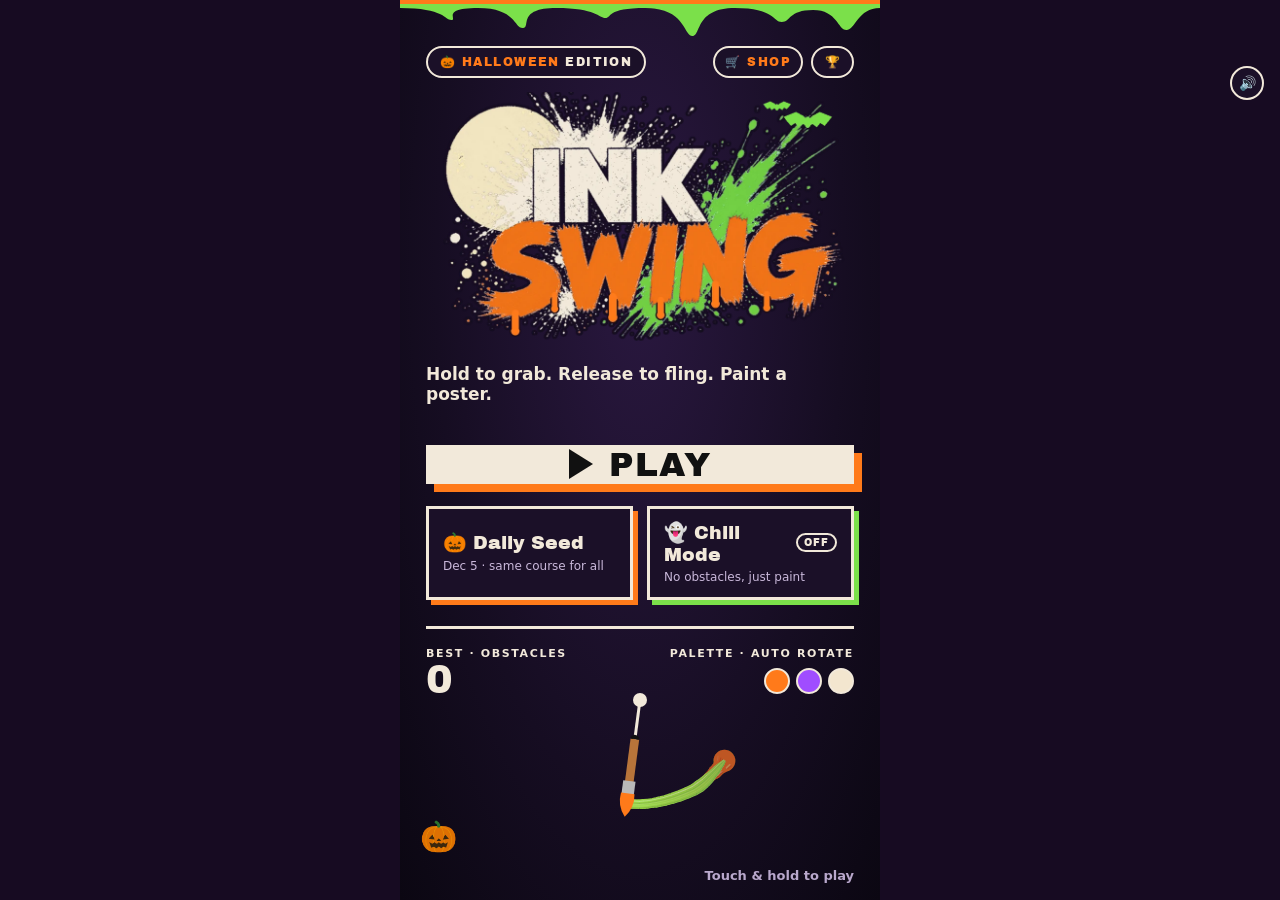
<file: index.html>
<!doctype html>
<html lang="en">
<head>
<meta charset="utf-8">
<meta name="viewport" content="width=device-width,initial-scale=1,viewport-fit=cover,user-scalable=no">
<meta name="theme-color" content="#F2E9DA">
<meta name="description" content="Ink Swing — swing, release, paint a poster.">
<meta name="apple-mobile-web-app-capable" content="yes">
<title>Ink Swing</title>
<link rel="manifest" href="manifest.webmanifest">
<link rel="icon" href="icons/icon.svg" type="image/svg+xml">
<link rel="apple-touch-icon" href="icons/icon-192.png">
<link rel="preload" href="fonts/ArchivoBlack-latin.woff2" as="font" type="font/woff2" crossorigin>
<link rel="stylesheet" href="style.css">
</head>
<body>
<canvas id="c"></canvas>
<button id="mute" aria-label="Toggle sound" aria-pressed="false">🔊</button>
<div id="hud" class="hidden">
  <div id="score">0</div>
  <div id="pal" class="pill">Bauhaus</div>
  <div id="toast"></div>
</div>
<div id="hint" class="hidden"><div class="hand"></div><b>HOLD</b> to grab a pin<br><b>RELEASE</b> to fling</div>

<section id="start" class="panel show homeB">
  <div class="hb-top"><button class="hb-pill" id="btnTheme"></button><span class="hb-tr"><button class="hb-pill" id="btnShop">🛒 <b>SHOP</b></button><button class="hb-pill hb-trophy" id="btnLeaders" aria-label="Leaderboard">🏆</button></span></div>
  <h1 class="hb-logo"><img src="img/logo-B.webp" alt="Ink Swing" width="900" height="561"></h1>
  <p class="hb-tag">Hold to grab. Release to fling. Paint a poster.</p>
  <button class="hb-play" id="btnRandom"><i></i>PLAY</button>
  <div class="hb-modes">
    <button class="hb-card" id="btnDaily" style="--c:#1F4FA8"><b><span><span class="hw-only">🎃 </span>Daily Seed</span></b><small id="dailyTag"></small></button>
    <button class="hb-card" id="btnChill" style="--c:#F4C430" aria-pressed="false"><b><span><span class="hw-only">👻 </span>Chill Mode</span> <em id="chillState">OFF</em></b><small id="chillSub">No obstacles, just paint</small></button>
  </div>
  <div class="hb-stats"><div><span id="bestLabel">BEST</span><b id="bestStart">0</b></div>
    <button class="hb-pal" id="hbPal" aria-haspopup="dialog" aria-label="Choose palette"><span id="palLabel">PALETTE · BAUHAUS</span><div id="palDots"></div></button></div>
  <div class="hb-swing" aria-hidden="true"></div>
  <div class="hb-foot"><span class="native-only"><button class="hb-link" id="btnRemoveAds"><b>Remove Ads</b></button> · <button class="hb-link" id="btnRestore">Restore</button></span><span class="hb-hint">Touch &amp; hold to play</span></div>
</section>
<div id="shop" class="hb-sheet" hidden role="dialog" aria-label="Brush shop"><div class="hb-sheet-in pk-in"><h3>Brush Shop</h3><p class="sh-wallet">💧 <b id="shopWallet">0</b> Ink Drops <small>· 1 per point scored</small></p><div id="shopList" class="pk-list"></div><button class="hb-play hb-close" id="shopClose">Done</button></div></div>
<div id="picker" class="hb-sheet" hidden role="dialog" aria-label="Palette"><div class="hb-sheet-in pk-in"><h3>Palette</h3><div id="pkList" class="pk-list"></div>
  <div id="pkCustom" class="pk-custom" hidden><h3>Custom</h3><div id="pkSlots" class="pk-slots"></div>
    <label>Hue<input type="range" id="pkHue" min="0" max="359" class="pk-hue"></label><label>Lightness<input type="range" id="pkLight" min="5" max="95"></label>
    <p id="pkWarn" class="pk-warn"></p><div class="pk-row"><button class="hb-link" id="pkFix" hidden>Fix contrast</button><button class="hb-link" id="pkCancel">Cancel</button><button class="hb-play pk-save" id="pkSave">Use these</button></div></div>
  <button class="hb-play hb-close" id="pkClose">Done</button></div></div>
<div id="scores" class="hb-sheet" hidden><div class="hb-sheet-in"><h3>Best Scores</h3><ul id="scoreList"></ul><button class="hb-play hb-close" id="btnScoresClose">Close</button></div></div>

<section id="over" class="panel">
  <p class="kicker" id="overMode">Random run</p>
  <h2>INKED<br>OUT</h2>
  <div class="final" id="finalScore">0</div>
  <p class="best" id="overBest">Best 0</p>
  <img id="posterPrev" alt="Your poster">
  <div class="row">
    <button class="btn" id="btnRetry">Retry</button>
    <button class="btn alt" id="btnShare">Share Poster</button>
  </div>
  <button class="link" id="btnMenu">Menu</button>
</section>
<script src="game.js"></script>
<script src="home-brush.js"></script>
</body>
</html>
</file>
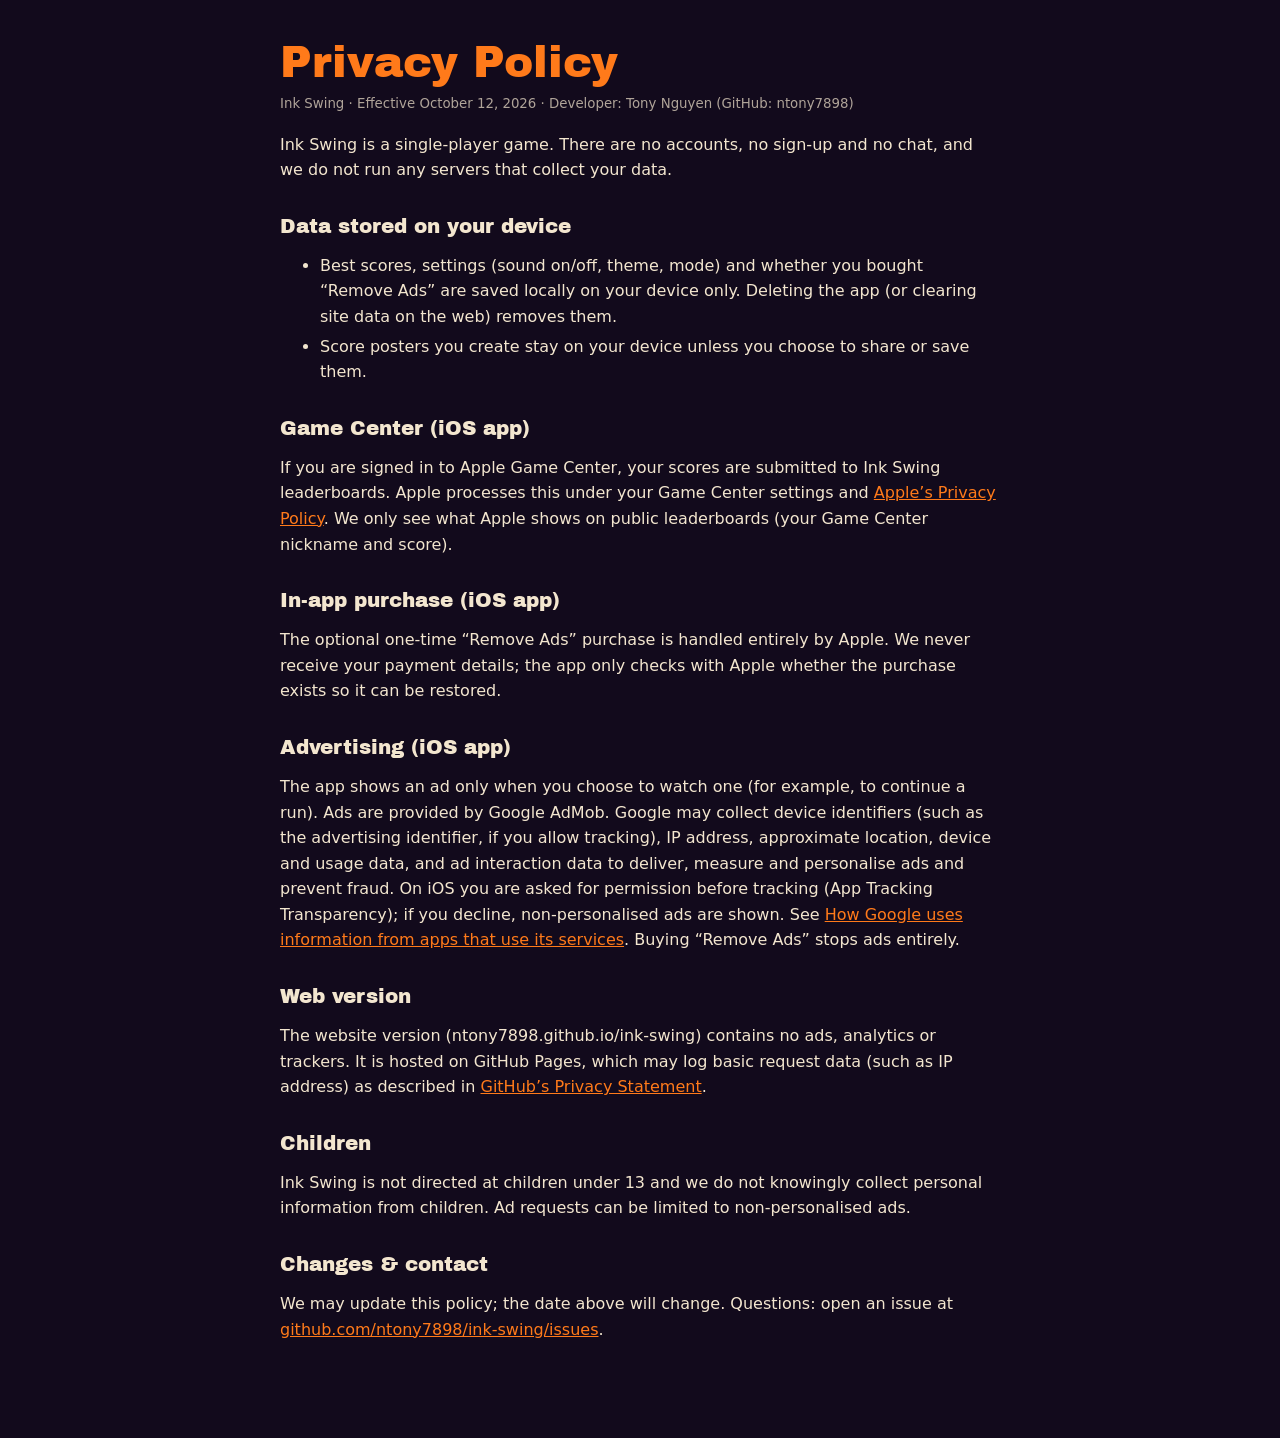
<file: privacy.html>
<!doctype html><html lang="en"><head><meta charset="utf-8"><meta name="viewport" content="width=device-width,initial-scale=1"><title>Privacy Policy · Ink Swing</title>
<style>@font-face{font-family:A;src:url(fonts/ArchivoBlack-latin.woff2)}body{margin:0;background:#120A1C;color:#F3E6CF;font:16px/1.6 system-ui,-apple-system,sans-serif}main{max-width:720px;margin:0 auto;padding:40px 22px 80px}h1{font:400 44px/1 A,Impact,sans-serif;color:#FF7A1A;margin:0 0 6px}h2{font:400 20px A,Impact,sans-serif;margin:32px 0 6px}a{color:#FF7A1A}small{opacity:.7}li{margin:4px 0}</style></head><body><main>
<h1>Privacy Policy</h1><small>Ink Swing · Effective October 12, 2026 · Developer: Tony Nguyen (GitHub: ntony7898)</small>
<p>Ink Swing is a single-player game. There are no accounts, no sign-up and no chat, and we do not run any servers that collect your data.</p>
<h2>Data stored on your device</h2><ul><li>Best scores, settings (sound on/off, theme, mode) and whether you bought “Remove Ads” are saved locally on your device only. Deleting the app (or clearing site data on the web) removes them.</li><li>Score posters you create stay on your device unless you choose to share or save them.</li></ul>
<h2>Game Center (iOS app)</h2><p>If you are signed in to Apple Game Center, your scores are submitted to Ink Swing leaderboards. Apple processes this under your Game Center settings and <a href="https://www.apple.com/legal/privacy/">Apple’s Privacy Policy</a>. We only see what Apple shows on public leaderboards (your Game Center nickname and score).</p>
<h2>In-app purchase (iOS app)</h2><p>The optional one-time “Remove Ads” purchase is handled entirely by Apple. We never receive your payment details; the app only checks with Apple whether the purchase exists so it can be restored.</p>
<h2>Advertising (iOS app)</h2><p>The app shows an ad only when you choose to watch one (for example, to continue a run). Ads are provided by Google AdMob. Google may collect device identifiers (such as the advertising identifier, if you allow tracking), IP address, approximate location, device and usage data, and ad interaction data to deliver, measure and personalise ads and prevent fraud. On iOS you are asked for permission before tracking (App Tracking Transparency); if you decline, non-personalised ads are shown. See <a href="https://policies.google.com/technologies/partner-sites">How Google uses information from apps that use its services</a>. Buying “Remove Ads” stops ads entirely.</p>
<h2>Web version</h2><p>The website version (ntony7898.github.io/ink-swing) contains no ads, analytics or trackers. It is hosted on GitHub Pages, which may log basic request data (such as IP address) as described in <a href="https://docs.github.com/en/site-policy/privacy-policies/github-general-privacy-statement">GitHub’s Privacy Statement</a>.</p>
<h2>Children</h2><p>Ink Swing is not directed at children under 13 and we do not knowingly collect personal information from children. Ad requests can be limited to non-personalised ads.</p>
<h2>Changes &amp; contact</h2><p>We may update this policy; the date above will change. Questions: open an issue at <a href="https://github.com/ntony7898/ink-swing/issues">github.com/ntony7898/ink-swing/issues</a>.</p></main></body></html>
</file>
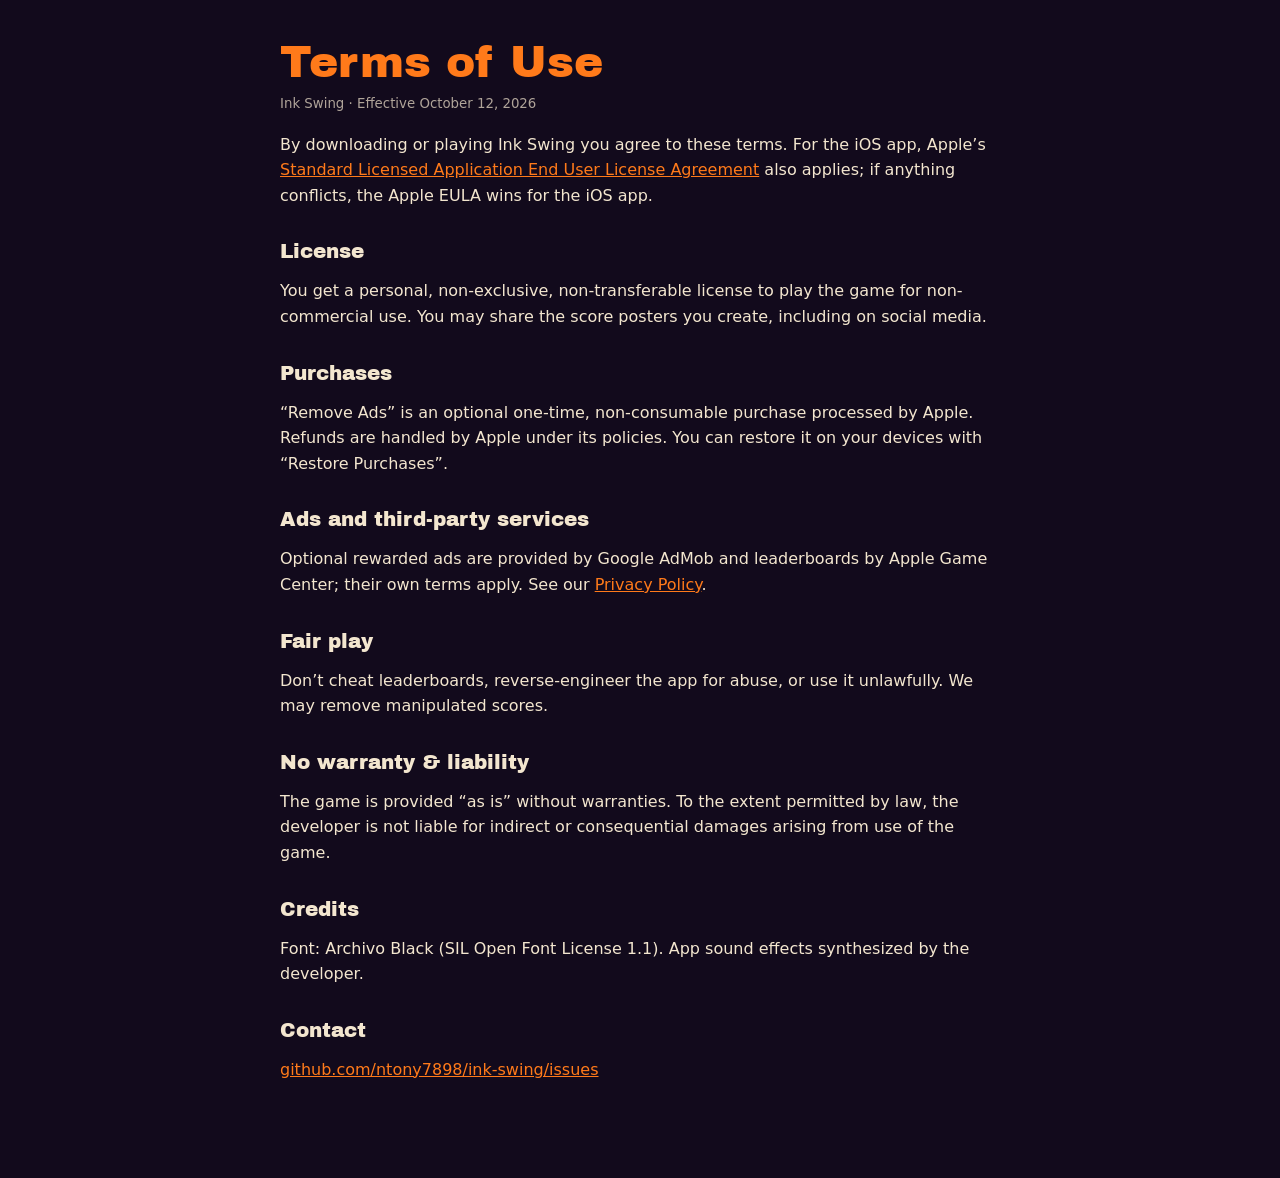
<file: terms.html>
<!doctype html><html lang="en"><head><meta charset="utf-8"><meta name="viewport" content="width=device-width,initial-scale=1"><title>Terms of Use · Ink Swing</title>
<style>@font-face{font-family:A;src:url(fonts/ArchivoBlack-latin.woff2)}body{margin:0;background:#120A1C;color:#F3E6CF;font:16px/1.6 system-ui,-apple-system,sans-serif}main{max-width:720px;margin:0 auto;padding:40px 22px 80px}h1{font:400 44px/1 A,Impact,sans-serif;color:#FF7A1A;margin:0 0 6px}h2{font:400 20px A,Impact,sans-serif;margin:32px 0 6px}a{color:#FF7A1A}small{opacity:.7}li{margin:4px 0}</style></head><body><main>
<h1>Terms of Use</h1><small>Ink Swing · Effective October 12, 2026</small>
<p>By downloading or playing Ink Swing you agree to these terms. For the iOS app, Apple’s <a href="https://www.apple.com/legal/internet-services/itunes/dev/stdeula/">Standard Licensed Application End User License Agreement</a> also applies; if anything conflicts, the Apple EULA wins for the iOS app.</p>
<h2>License</h2><p>You get a personal, non-exclusive, non-transferable license to play the game for non-commercial use. You may share the score posters you create, including on social media.</p>
<h2>Purchases</h2><p>“Remove Ads” is an optional one-time, non-consumable purchase processed by Apple. Refunds are handled by Apple under its policies. You can restore it on your devices with “Restore Purchases”.</p>
<h2>Ads and third-party services</h2><p>Optional rewarded ads are provided by Google AdMob and leaderboards by Apple Game Center; their own terms apply. See our <a href="privacy.html">Privacy Policy</a>.</p>
<h2>Fair play</h2><p>Don’t cheat leaderboards, reverse-engineer the app for abuse, or use it unlawfully. We may remove manipulated scores.</p>
<h2>No warranty &amp; liability</h2><p>The game is provided “as is” without warranties. To the extent permitted by law, the developer is not liable for indirect or consequential damages arising from use of the game.</p>
<h2>Credits</h2><p>Font: Archivo Black (SIL Open Font License 1.1). App sound effects synthesized by the developer.</p>
<h2>Contact</h2><p><a href="https://github.com/ntony7898/ink-swing/issues">github.com/ntony7898/ink-swing/issues</a></p></main></body></html>
</file>
<file: style.css>
@font-face{font-family:"Archivo Black";src:url(fonts/ArchivoBlack-latin.woff2) format("woff2");font-display:block}
:root{--ink:#111;--paper:#F1E9DA;--red:#E63A2E;--yel:#F4C430;--blu:#1F4FA3;--H:"Archivo Black",Impact,sans-serif}
*{box-sizing:border-box;-webkit-tap-highlight-color:transparent;-webkit-user-select:none;user-select:none}
html,body{margin:0;height:100%;overflow:hidden;background:var(--paper);color:var(--ink);font-family:system-ui,-apple-system,sans-serif;overscroll-behavior:none;touch-action:none}
canvas{position:fixed;inset:0;width:100%;height:100%;display:block}
.hidden{opacity:0;pointer-events:none}
#hud{position:fixed;inset:0;pointer-events:none;transition:opacity .3s}
#score{position:absolute;top:calc(14px + env(safe-area-inset-top));left:0;right:0;text-align:center;font:clamp(64px,20vw,120px)/1 var(--H);letter-spacing:-.04em;color:var(--ink);mix-blend-mode:multiply}
#score.bump{animation:bump .25s}
@keyframes bump{40%{transform:scale(1.18)}}
.pill{position:absolute;top:calc(18px + env(safe-area-inset-top));left:16px;font:12px var(--H);text-transform:uppercase;letter-spacing:.12em;background:var(--ink);color:var(--paper);padding:7px 11px;border-radius:99px;transition:background .3s}
#toast{position:absolute;top:34%;left:0;right:0;text-align:center;font:28px var(--H);text-transform:uppercase;opacity:0}
#toast.go{animation:toast .9s ease-out}
@keyframes toast{0%{opacity:0;transform:translateY(10px) scale(.8)}20%{opacity:1;transform:none}100%{opacity:0;transform:translateY(-30px)}}
#hint{position:fixed;bottom:calc(14% + env(safe-area-inset-bottom));left:0;right:0;text-align:center;font-size:18px;line-height:1.5;transition:opacity .4s;pointer-events:none}
#hint b{font-family:var(--H);font-weight:400;letter-spacing:.04em}
.hand{width:44px;height:44px;margin:0 auto 10px;border-radius:50%;border:5px solid var(--ink);animation:press 1.4s infinite}
@keyframes press{0%,100%{transform:scale(1)}40%,70%{transform:scale(.7);background:var(--red)}}
.panel{position:fixed;inset:0;display:flex;flex-direction:column;align-items:center;justify-content:center;gap:14px;padding:24px;text-align:center;
opacity:0;pointer-events:none;transform:translateY(20px);transition:opacity .35s,transform .45s cubic-bezier(.2,.9,.3,1.3)}
.panel.show{opacity:1;pointer-events:auto;transform:none}
#start{background:radial-gradient(circle at 78% 22%,var(--yel) 0 17%,transparent 17.2%),linear-gradient(transparent 0 0)}
h1{margin:0;font:400 clamp(84px,29vw,170px)/.82 var(--H);letter-spacing:-.05em;display:flex;flex-direction:column}
h1 span:last-child{color:var(--red)}
.sub{margin:0;font-weight:700;font-size:18px}
.modes,.row{display:flex;flex-direction:column;gap:12px;width:100%;max-width:320px;margin-top:10px}
.row{flex-direction:row}.row .btn{flex:1}
.btn{font:20px var(--H);border:4px solid var(--ink);background:var(--ink);color:var(--paper);padding:16px;border-radius:0;cursor:pointer;box-shadow:6px 6px 0 var(--red);transition:transform .08s,box-shadow .08s;touch-action:manipulation}
.btn:active{transform:translate(4px,4px);box-shadow:2px 2px 0 var(--red)}
.btn.alt{background:var(--paper);color:var(--ink);box-shadow:6px 6px 0 var(--blu)}
.btn small{display:block;font:700 11px system-ui;letter-spacing:.1em;opacity:.7;margin-top:3px}
.best{margin:0;font-weight:700;text-transform:uppercase;letter-spacing:.15em;font-size:13px}.best b{font-family:var(--H)}
.keys{position:absolute;bottom:calc(16px + env(safe-area-inset-bottom));font-size:12px;opacity:.55;margin:0}
#over{background:rgba(241,233,218,.9);backdrop-filter:blur(6px);-webkit-backdrop-filter:blur(6px);gap:10px}
.kicker{margin:0;font:12px var(--H);letter-spacing:.2em;text-transform:uppercase;background:var(--ink);color:var(--paper);padding:6px 10px}
h2{margin:0;font:400 clamp(56px,17vw,96px)/.85 var(--H);letter-spacing:-.04em;color:var(--red)}
.final{font:400 clamp(70px,22vw,120px)/.9 var(--H);letter-spacing:-.04em}
#posterPrev{height:min(30vh,260px);aspect-ratio:9/16;border:4px solid var(--ink);box-shadow:8px 8px 0 var(--ink);background:#fff;transform:rotate(-2deg);object-fit:cover}
.link{background:none;border:0;font:14px var(--H);text-decoration:underline;color:var(--ink);cursor:pointer;padding:8px}
#mute{position:fixed;z-index:5;top:calc(12px + env(safe-area-inset-top));right:12px;width:44px;height:44px;border-radius:50%;border:3px solid var(--ink);background:var(--paper);font-size:18px;cursor:pointer;touch-action:manipulation}
#score.boost{background:linear-gradient(90deg,#E63A2E,#F4C430,#2EC4B6,#FF48B0);-webkit-background-clip:text;background-clip:text;color:transparent;mix-blend-mode:normal}
/* ---- Halloween theme ---- */
body.hw{--paper:#120A1C;--ink:#F3E6CF;--red:#FF7A1A;--yel:#A04DFF;--blu:#7CFF3A;background:#120A1C}
body.hw #score{mix-blend-mode:normal;text-shadow:0 0 24px rgba(255,122,26,.45)}
body.hw #start{background:radial-gradient(circle at 76% 20%,#F3E6CF 0 13%,rgba(243,230,207,.18) 13.3%,transparent 26%),radial-gradient(120% 70% at 50% 110%,#3A1650 0,transparent 60%),#120A1C}
body.hw h1 span{text-shadow:0 0 30px rgba(255,122,26,.35)}
body.hw h1 span:last-child{color:#FF7A1A}
body.hw h1::after{content:"";display:block;height:40px;margin:-10px 6% 0;background:linear-gradient(#FF7A1A,#FF7A1A) 12% 0/8px 26px no-repeat,linear-gradient(#FF7A1A,#FF7A1A) 44% 0/6px 16px no-repeat,linear-gradient(#FF7A1A,#FF7A1A) 71% 0/9px 32px no-repeat,linear-gradient(#FF7A1A,#FF7A1A) 90% 0/5px 12px no-repeat;border-radius:0 0 8px 8px;filter:drop-shadow(0 0 10px rgba(255,122,26,.4))}
body.hw .btn{box-shadow:6px 6px 0 #FF7A1A}body.hw .btn.alt{box-shadow:6px 6px 0 #A04DFF}
body.hw #over{background:rgba(18,10,28,.9)}
body.hw h2{color:#FF7A1A;text-shadow:0 0 28px rgba(255,122,26,.5)}
body.hw .kicker{background:#FF7A1A;color:#120A1C}
body.hw #posterPrev{box-shadow:8px 8px 0 #FF7A1A;border-color:#F3E6CF}
body.hw #mute{background:#120A1C;color:#F3E6CF;border-color:#F3E6CF}
body.hw .pill{color:#120A1C}
.btn.mode{font-size:14px;padding:10px 14px;box-shadow:4px 4px 0 var(--ink);width:100%;max-width:320px}.btn.mode.on{background:var(--blu);color:#111}

/* ---- Home B start screen (paper poster, same in every theme) ---- */
body #start.homeB,body.hw #start.homeB{--P:#F2E9DA;--K:#111111;--R:#E8392D;--Y:#F4C430;--B:#1F4FA8;background:var(--P);color:var(--K);justify-content:flex-start;align-items:stretch;gap:0;text-align:left;
 padding:calc(22px + env(safe-area-inset-top)) 26px calc(18px + env(safe-area-inset-bottom));max-width:480px;margin:0 auto;overflow:hidden}
body #start.homeB::before{content:"";position:absolute;left:-34px;top:54%;width:84px;height:84px;background:var(--B);transform:rotate(12deg);opacity:.9}
.homeB>*{position:relative}
.hb-top{display:flex;justify-content:space-between;align-items:center}
.hb-pill{font:12px "Archivo Black",Impact,sans-serif;letter-spacing:.12em;border:2px solid var(--K);padding:7px 12px;border-radius:99px;background:var(--P);color:var(--K);cursor:pointer}
.hb-pill b{color:var(--R);font-weight:400}.hb-trophy{letter-spacing:0;padding:6px 12px}
.hb-logo{margin:14px -10px 2px;display:block;line-height:0}.hb-logo img{width:100%;height:auto;max-height:30vh;object-fit:contain}
.hb-tag{margin:0;font-weight:700;font-size:clamp(14px,4.2vw,17px)}
.hb-play{margin-top:clamp(18px,4.5vh,44px);background:var(--K);color:var(--P);font:clamp(26px,8vw,34px) "Archivo Black",Impact,sans-serif;letter-spacing:.04em;height:clamp(70px,10.5vh,96px);border:0;
 display:flex;align-items:center;justify-content:center;gap:16px;box-shadow:8px 8px 0 var(--R);cursor:pointer;width:100%;transition:transform .08s,box-shadow .08s}
.hb-play i{width:0;height:0;border-left:24px solid var(--P);border-top:15px solid transparent;border-bottom:15px solid transparent}
.hb-play:active,.hb-card:active{transform:translate(4px,4px);box-shadow:3px 3px 0 var(--R)}
.hb-modes{display:grid;grid-template-columns:1fr 1fr;gap:14px;margin-top:22px}
.hb-card{border:3px solid var(--K);background:var(--P);color:var(--K);padding:12px 14px;box-shadow:5px 5px 0 var(--c);text-align:left;cursor:pointer;font-family:inherit;transition:background .2s,transform .08s}
.hb-card b{display:flex;align-items:center;justify-content:space-between;gap:6px;font:400 clamp(16px,4.6vw,19px) "Archivo Black",Impact,sans-serif}
.hb-card small{display:block;font-size:12px;color:#555;margin-top:4px;line-height:1.35}
.hb-card em{font:10px "Archivo Black";font-style:normal;letter-spacing:.1em;border:2px solid var(--K);border-radius:99px;padding:2px 6px}
.hb-card.on{background:var(--Y)}.hb-card.on em{background:var(--K);color:var(--Y)}.hb-card.on small{color:#111}
.hb-stats{display:flex;justify-content:space-between;align-items:flex-end;margin-top:clamp(16px,3vh,26px);border-top:3px solid var(--K);padding-top:12px}
.hb-stats span{display:block;font-size:11px;font-weight:700;letter-spacing:.15em}.hb-stats b{font:400 40px/1 "Archivo Black",Impact,sans-serif}
.hb-pal{text-align:right}.hb-pal span{margin-bottom:8px}#palDots{display:flex;gap:6px;justify-content:flex-end}#palDots i{width:26px;height:26px;border-radius:50%;border:2px solid var(--K)}
.hb-foot{margin-top:auto;display:flex;justify-content:space-between;align-items:center;font-size:13px;font-weight:600;color:#555;padding-top:12px}
.hb-foot .hb-hint{margin-left:auto}.hb-link{background:none;border:0;padding:0;font:inherit;color:#555;cursor:pointer}.hb-link b{color:var(--K)}
.hb-sheet{position:fixed;inset:0;z-index:9;background:rgba(17,17,17,.55);display:flex;align-items:flex-end;justify-content:center}
.hb-sheet[hidden]{display:none}.hb-sheet-in{background:#F2E9DA;color:#111;width:100%;max-width:480px;padding:22px 26px calc(22px + env(safe-area-inset-bottom));border-top:4px solid #111}
.hb-sheet h3{margin:0 0 10px;font:400 26px "Archivo Black",Impact,sans-serif}.hb-sheet ul{list-style:none;margin:0 0 18px;padding:0}
.hb-sheet li{display:flex;justify-content:space-between;padding:8px 0;border-bottom:2px solid #111;font-weight:700}.hb-sheet li b{font:400 20px "Archivo Black"}
.hb-close{height:60px;font-size:22px}
html:not(.native) .hb-foot .native-only{display:none}
@media (max-height:700px){.hb-logo img{max-height:24vh}.hb-modes{margin-top:16px}}
body .hb-logo::after,body.hw .hb-logo::after{display:none}body .hb-logo{font-size:0;letter-spacing:0}
.hb-swing{position:relative;height:150px;margin-top:auto;flex:none}
.hb-swing .hb-brush{position:absolute;left:-26px;top:-8px;width:calc(100% + 52px);height:calc(100% + 8px);display:block}
#start.homeB .hb-foot{margin-top:6px}
@media (max-height:740px){.hb-swing{height:118px;transform:scale(.8);transform-origin:50% 0;margin-bottom:-30px}}
body.onstart #mute{top:calc(18px + env(safe-area-inset-top));right:78px;width:34px;height:34px;font-size:14px;border-width:2px;background:#F2E9DA;color:#111;border-color:#111}

/* Halloween edition of Home B */
body.hw #start.homeB{--P:#1B1028;--K:#F2E9DA;--R:#FF7A1A;--Y:#7BE04A;background:radial-gradient(ellipse at 50% 30%,#2A1840 0%,#160D22 60%,#0B0712 100%);color:#F2E9DA;padding-top:calc(46px + env(safe-area-inset-top))}
body.hw #start.homeB::before{left:0;right:0;top:0;width:auto;height:40px;transform:none;opacity:1;background:url("data:image/svg+xml,%3Csvg xmlns='http://www.w3.org/2000/svg' width='430' height='40' preserveAspectRatio='none'%3E%3Cpath d='M0 0H430V8C410 8 408 30 400 30S392 10 370 10 350 22 342 22 336 8 300 8 270 36 262 36 256 8 220 8 190 18 184 18 176 8 140 8 118 28 110 28 104 8 70 8 52 20 46 20 40 8 0 8Z' fill='%237BE04A'/%3E%3Cpath d='M0 0H430V4H0Z' fill='%23FF7A1A'/%3E%3C/svg%3E") 0 0/100% 100% no-repeat}
body.hw .hb-play{color:#111}body.hw .hb-play i{border-left-color:#111}
body.hw #btnDaily{--c:#FF7A1A!important}body.hw #btnChill{--c:#7BE04A!important}
body.hw .hb-card small{color:#C9B8DA}body.hw .hb-card.on,body.hw .hb-card.on small{color:#111}body.hw .hb-card.on em{background:#111;color:#7BE04A;border-color:#111}
body.hw .hb-foot,body.hw .hb-link{color:#B9A8CC}body.hw .hb-link b{color:#F2E9DA}
body.hw .hb-sheet-in{background:#1B1028;color:#F2E9DA;border-top-color:#FF7A1A}body.hw .hb-sheet li{border-bottom-color:#F2E9DA}
body.hw.onstart #mute{top:calc(42px + env(safe-area-inset-top));background:#1B1028;color:#F2E9DA;border-color:#F2E9DA}
.hw-only{display:none}body.hw .hw-only{display:inline}
body.hw .hb-swing::after{content:"🎃";position:absolute;left:-6px;bottom:-4px;font-size:30px;opacity:.9}

button.hb-pal{background:none;border:0;padding:6px 0 6px 10px;color:inherit;font:inherit;cursor:pointer;display:flex;flex-direction:column;align-items:flex-end}button.hb-pal span{display:block}
.pk-in{max-height:86vh;overflow:auto}.pk-list{display:flex;flex-direction:column;gap:8px;margin-bottom:16px}
.pk-opt{display:flex;justify-content:space-between;align-items:center;gap:10px;min-height:52px;padding:8px 12px;background:transparent;color:inherit;border:2px solid currentColor;font:inherit;text-align:left;cursor:pointer}
.pk-opt b{display:block;font:400 17px "Archivo Black",Impact,sans-serif}.pk-opt small{font-size:12px;opacity:.75}
.pk-opt.sel{background:#111;color:#F2E9DA;box-shadow:5px 5px 0 #E8392D}body.hw .pk-opt.sel{background:#FF7A1A;color:#160D22;box-shadow:5px 5px 0 #7BE04A}
.pk-dots{display:flex;gap:5px}.pk-dots i{width:22px;height:22px;border-radius:50%;border:2px solid currentColor}
.pk-custom{border:2px solid currentColor;padding:14px;margin-bottom:16px}.pk-custom label{display:block;font-weight:700;font-size:13px;text-transform:uppercase;letter-spacing:.1em;margin:10px 0}
.pk-custom input{width:100%;height:36px;-webkit-appearance:none;appearance:none;border:2px solid currentColor;border-radius:18px;margin-top:6px}
.pk-hue{background:linear-gradient(90deg,red,#ff0,lime,cyan,blue,#f0f,red)}
.pk-custom input::-webkit-slider-thumb{-webkit-appearance:none;width:34px;height:34px;border-radius:50%;background:#fff;border:3px solid #111}
.pk-slots{display:flex;gap:14px}.pk-slot{width:56px;height:56px;border-radius:50%;border:3px solid currentColor;cursor:pointer}.pk-slot.sel{outline:4px solid currentColor;outline-offset:3px}
.pk-warn{font-weight:700;font-size:13px}.pk-warn.bad{color:#E8392D}body.hw .pk-warn.bad{color:#FF7A1A}.pk-row{display:flex;gap:12px;align-items:center;justify-content:flex-end}.pk-save{height:48px;font-size:18px;flex:0 0 auto;padding:0 18px}
@media (prefers-reduced-motion:reduce){.pk-opt{transition:none}}

.hb-tr{display:flex;gap:8px}
.sh-wallet{margin:0 0 12px;font-weight:700}.sh-wallet b{font:400 22px "Archivo Black",Impact,sans-serif}.sh-wallet small{opacity:.7}
.sh-item{display:flex;align-items:center;gap:12px;padding:10px;border:2px solid currentColor}.sh-item.sel{box-shadow:5px 5px 0 #E8392D}body.hw .sh-item.sel{box-shadow:5px 5px 0 #7BE04A}
.sh-ic{width:58px;height:58px;flex:0 0 58px;display:grid;place-items:center;font-size:34px}.sh-ic img{width:58px;height:58px;animation:shSwing 2.4s ease-in-out infinite;transform-origin:50% 20%}
@keyframes shSwing{0%,100%{transform:rotate(-12deg)}50%{transform:rotate(12deg)}}
.sh-tx{flex:1;min-width:0}.sh-tx b{display:block;font:400 16px "Archivo Black",Impact,sans-serif}.sh-tx small{font-size:12px;opacity:.8;line-height:1.3;display:block}
.sh-btn{height:44px;font-size:15px;padding:0 12px;flex:0 0 auto;width:auto}.sh-btn[disabled]{opacity:.4}.sh-item em{font:400 11px "Archivo Black";letter-spacing:.08em}
@media (prefers-reduced-motion:reduce){.sh-ic img{animation:none}}
body.onstart #mute,body.hw.onstart #mute{top:calc(66px + env(safe-area-inset-top));right:16px}#btnShop{padding:7px 10px}
.hb-sheet{--P:#F2E9DA;--K:#111111}body.hw .hb-sheet{--P:#1B1028;--K:#F2E9DA}body.hw .hb-sheet .hb-play{background:#FF7A1A;color:#160D22}
</file>
